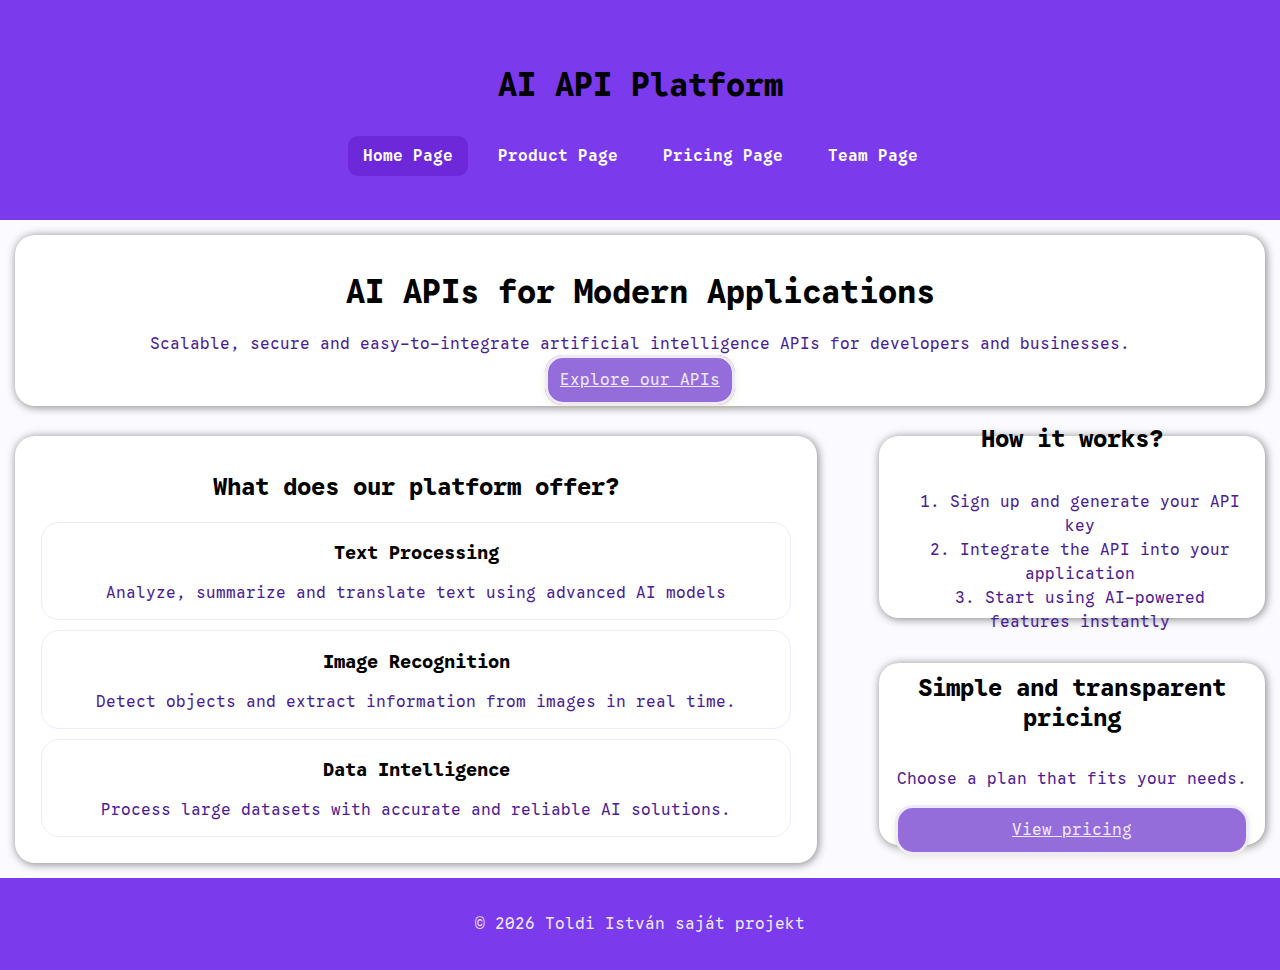
<file: index.html>
<!DOCTYPE html>
<html lang="en">

<head>
    <meta charset="UTF-8">
    <meta name="viewport" content="width=device-width, initial-scale=1.0">
    <link rel="stylesheet" href="stilus.css">
    <title>AI API Platform - Intelligens megoldások fejlesztőknek</title>
    <link rel="preconnect" href="https://fonts.googleapis.com">
    <link rel="preconnect" href="https://fonts.gstatic.com" crossorigin>
    <link href="https://fonts.googleapis.com/css2?family=Google+Sans+Code:ital,wght@0,300..800;1,300..800&display=swap"
        rel="stylesheet">
</head>

<body>
    <header>
        <h1>AI API Platform</h1>
        <nav>
            <ul>
                <li><a class="actual" href="index.html">Home Page</a></li>
                <li><a href="product.html">Product Page</a></li>
                <li><a href="pricing.html">Pricing Page</a></li>
                <li><a href="team.html">Team Page</a></li>
            </ul>
        </nav>
    </header>

    <main>
        <h1>AI APIs for Modern Applications</h1>
        <p>Scalable, secure and easy-to-integrate artificial intelligence APIs for developers and businesses.</p>
        <a class="gomb" href="product.html">Explore our APIs</a>
    </main>

    <section class="egymasmellett">
        <section class="jellemzes">
            <h2>What does our platform offer?</h2>
            <div class="jellemzeslista">
                <article>
                    <h3>Text Processing</h3>
                    <p>Analyze, summarize and translate text using advanced AI models</p>
                </article>
                <article>
                    <h3>Image Recognition</h3>
                    <p>Detect objects and extract information from images in real time.</p>
                </article>
                <article>
                    <h3>Data Intelligence</h3>
                    <p>Process large datasets with accurate and reliable AI solutions.</p>
                </article>
            </div>
        </section>
        <section class="egymasalatt">
            <section class="lepesek">
                <h2>How it works?</h2>
                <ol>
                    <li class="felsorolas">Sign up and generate your API key</li>
                    <li class="felsorolas">Integrate the API into your application</li>
                    <li class="felsorolas">Start using AI-powered features instantly</li>
                </ol>
            </section>
            <section class="arazas">
                <h2>Simple and transparent pricing</h2>
                <p>Choose a plan that fits your needs.</p>
                <a class="gomb" href="pricing.html">View pricing</a>
            </section>
        </section>
    </section>



    <footer>
        <p class="footer">© 2026 Toldi István saját projekt</p>
    </footer>
</body>

</html>
</file>
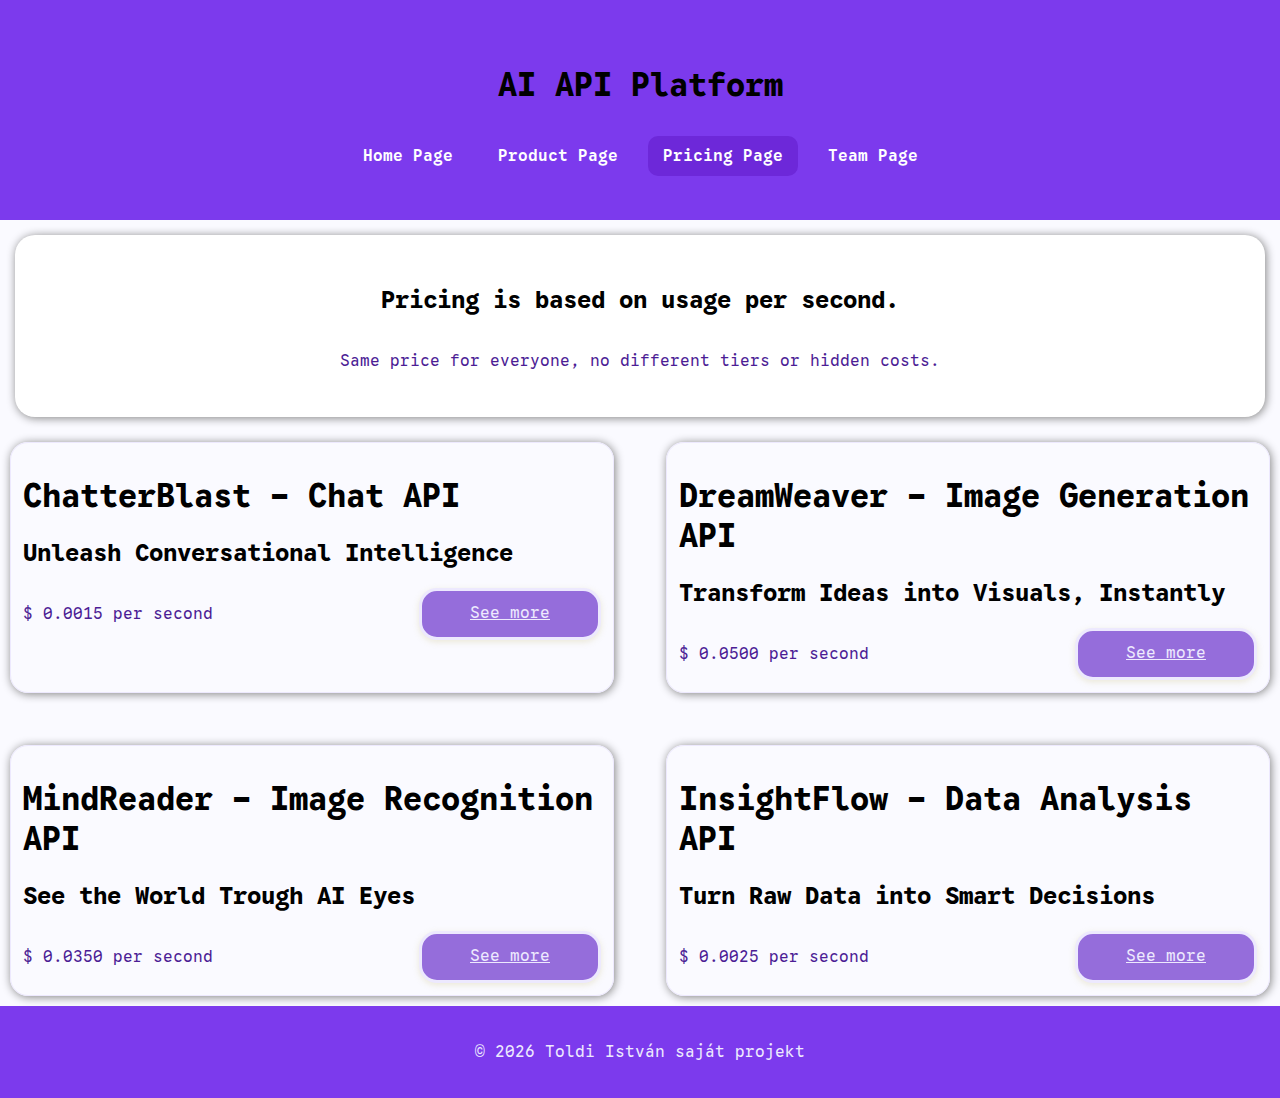
<file: pricing.html>
<!DOCTYPE html>
<html lang="en">

<head>
    <meta charset="UTF-8">
    <meta name="viewport" content="width=device-width, initial-scale=1.0">
    <link rel="stylesheet" href="stilus.css">
    <title>AI API Platform - Intelligens megoldások fejlesztőknek</title>
    <link rel="preconnect" href="https://fonts.googleapis.com">
    <link rel="preconnect" href="https://fonts.gstatic.com" crossorigin>
    <link href="https://fonts.googleapis.com/css2?family=Google+Sans+Code:ital,wght@0,300..800;1,300..800&display=swap"
        rel="stylesheet">

</head>

<body>
    <header>
        <h1>AI API Platform</h1>
        <nav>
            <ul>
                <li><a href="index.html">Home Page</a></li>
                <li><a href="product.html">Product Page</a></li>
                <li><a class="actual" href="pricing.html">Pricing Page</a></li>
                <li><a href="team.html">Team Page</a></li>
            </ul>
        </nav>
    </header>

    <section class="arazas">
        <h2>Pricing is based on usage per second.</h2>
        <p>Same price for everyone, no different tiers or hidden costs.</p>
    </section>

    <section class="egymasmellett-termek">
        <article class="termek">
            <h1>ChatterBlast - Chat API</h1>
            <h2>Unleash Conversational Intelligence</h2>
            <section class="egymasmellett">
                <p>$ 0.0015 per second</p>
                <a class="gomb" href="https://chatterblast.com/" style="text-align: center;">See more</a>
            </section>
        </article>
        <article class="termek">
            <h1>DreamWeaver - Image Generation API</h1>
            <h2>Transform Ideas into Visuals, Instantly</h2>
            <section class="egymasmellett">
                <p>$ 0.0500 per second</p>
                <a class="gomb" href="https://dreamweaverai.online/" style="text-align: center;">See more</a>
            </section>
        </article>
        <article class="termek">
            <h1>MindReader - Image Recognition API</h1>
            <h2>See the World Trough AI Eyes</h2>
            <section class="egymasmellett">
                <p>$ 0.0350 per second</p>
                <a class="gomb" href="https://themindreader.ai/" style="text-align: center;">See more</a>
            </section>
        </article>
        <article class="termek">
            <h1>InsightFlow - Data Analysis API</h1>
            <h2>Turn Raw Data into Smart Decisions</h2>
            <section class="egymasmellett">
                <p>$ 0.0025 per second</p>
                <a class="gomb" href="https://www.insightflow.io/" style="text-align: center;">See more</a>
            </section>
        </article>
    </section>

    <footer>
        <p class="footer">© 2026 Toldi István saját projekt</p>
    </footer>
</body>

</html>
</file>
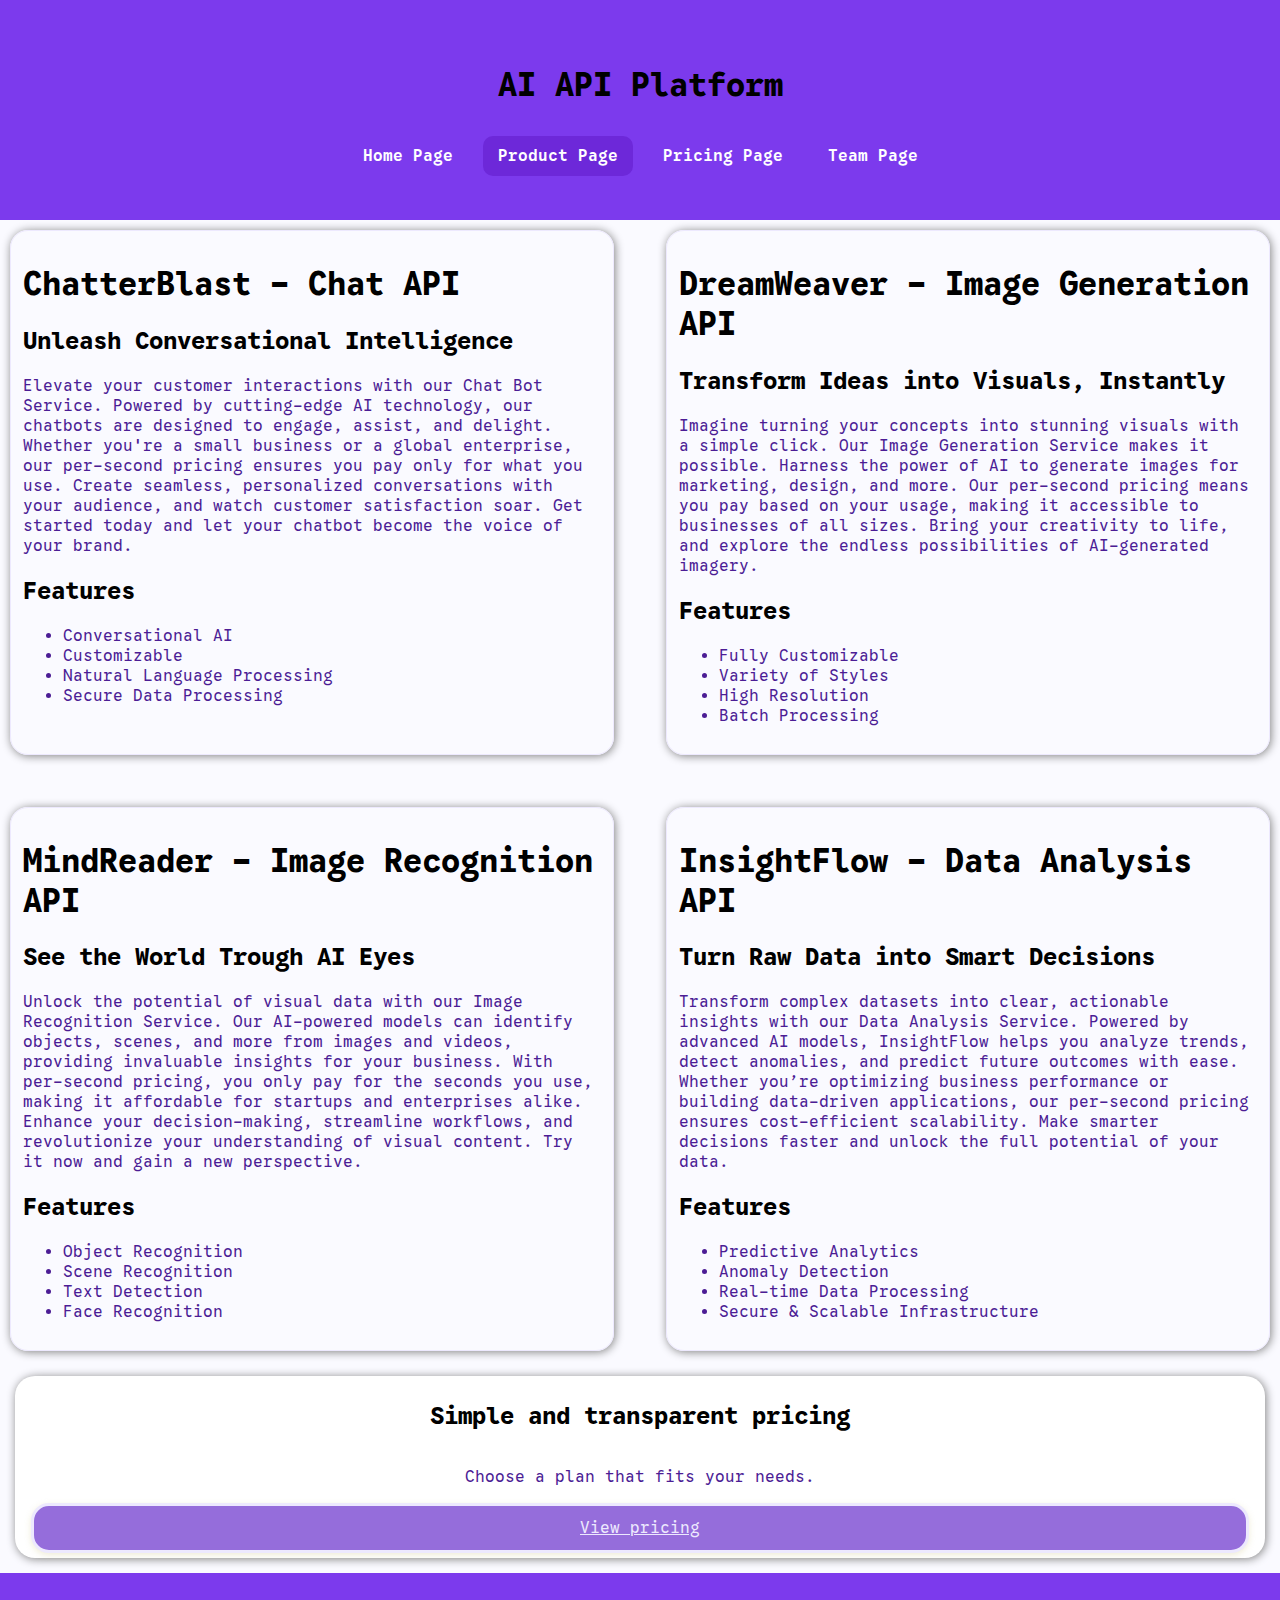
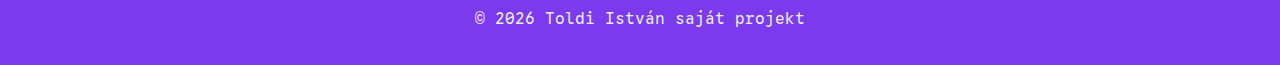
<file: product.html>
<!DOCTYPE html>
<html lang="en">

<head>
    <meta charset="UTF-8">
    <meta name="viewport" content="width=device-width, initial-scale=1.0">
    <link rel="stylesheet" href="stilus.css">
    <title>AI API Platform - Intelligens megoldások fejlesztőknek</title>
    <link rel="preconnect" href="https://fonts.googleapis.com">
    <link rel="preconnect" href="https://fonts.gstatic.com" crossorigin>
    <link href="https://fonts.googleapis.com/css2?family=Google+Sans+Code:ital,wght@0,300..800;1,300..800&display=swap"
        rel="stylesheet">

</head>

<body>
    <header>
        <h1>AI API Platform</h1>
        <nav>
            <ul>
                <li><a href="index.html">Home Page</a></li>
                <li><a class="actual" href="product.html">Product Page</a></li>
                <li><a href="pricing.html">Pricing Page</a></li>
                <li><a href="team.html">Team Page</a></li>
            </ul>
        </nav>
    </header>

    <section class="egymasmellett-termek">
        <article class="termek">
            <h1>ChatterBlast - Chat API</h1>
            <h2>Unleash Conversational Intelligence</h2>
            <p>Elevate your customer interactions with our Chat Bot Service.
                Powered by cutting-edge AI technology, our chatbots are designed to engage, assist, and delight.
                Whether you're a small business or a global enterprise, our per-second pricing ensures you pay only for
                what you use.
                Create seamless, personalized conversations with your audience, and watch customer satisfaction soar.
                Get started today and let your chatbot become the voice of your brand.</p>
            <h2>Features</h2>
            <ul class="termeklista">
                <li>Conversational AI</li>
                <li>Customizable</li>
                <li>Natural Language Processing</li>
                <li>Secure Data Processing</li>
            </ul>
        </article>
        <article class="termek">
            <h1>DreamWeaver - Image Generation API</h1>
            <h2>Transform Ideas into Visuals, Instantly</h2>
            <p>Imagine turning your concepts into stunning visuals with a simple click.
                Our Image Generation Service makes it possible.
                Harness the power of AI to generate images for marketing, design, and more.
                Our per-second pricing means you pay based on your usage, making it accessible to businesses of all
                sizes.
                Bring your creativity to life, and explore the endless possibilities of AI-generated imagery.
            </p>
            <h2>Features</h2>
            <ul class="termeklista">
                <li>Fully Customizable</li>
                <li>Variety of Styles</li>
                <li>High Resolution</li>
                <li>Batch Processing</li>
            </ul>
        </article>
        <article class="termek">
            <h1>MindReader - Image Recognition API</h1>
            <h2>See the World Trough AI Eyes</h2>
            <p>Unlock the potential of visual data with our Image Recognition Service.
                Our AI-powered models can identify objects, scenes, and more from images and videos, providing
                invaluable insights for your business.
                With per-second pricing, you only pay for the seconds you use, making it affordable for startups and
                enterprises alike.
                Enhance your decision-making, streamline workflows, and revolutionize your understanding of visual
                content.
                Try it now and gain a new perspective.</p>
            <h2>Features</h2>
            <ul class="termeklista">
                <li>Object Recognition</li>
                <li>Scene Recognition</li>
                <li>Text Detection</li>
                <li>Face Recognition</li>
            </ul>
        </article>
        <article class="termek">
            <h1>InsightFlow - Data Analysis API</h1>
            <h2>Turn Raw Data into Smart Decisions</h2>
            <p>Transform complex datasets into clear, actionable insights with our Data Analysis Service.
                Powered by advanced AI models, InsightFlow helps you analyze trends, detect anomalies, and predict
                future outcomes with ease. <br>
                Whether you’re optimizing business performance or building data-driven applications, our per-second
                pricing ensures cost-efficient scalability.
                Make smarter decisions faster and unlock the full potential of your data.</p>
            <h2>Features</h2>
            <ul class="termeklista">
                <li>Predictive Analytics</li>
                <li>Anomaly Detection</li>
                <li>Real-time Data Processing</li>
                <li>Secure & Scalable Infrastructure</li>
            </ul>
        </article>
    </section>

    <section class="arazas">
        <h2>Simple and transparent pricing</h2>
        <p>Choose a plan that fits your needs.</p>
        <a class="gomb" href="pricing.html">View pricing</a>
    </section>

    <footer>
        <p class="footer">© 2026 Toldi István saját projekt</p>
    </footer>
</body>

</html>
</file>
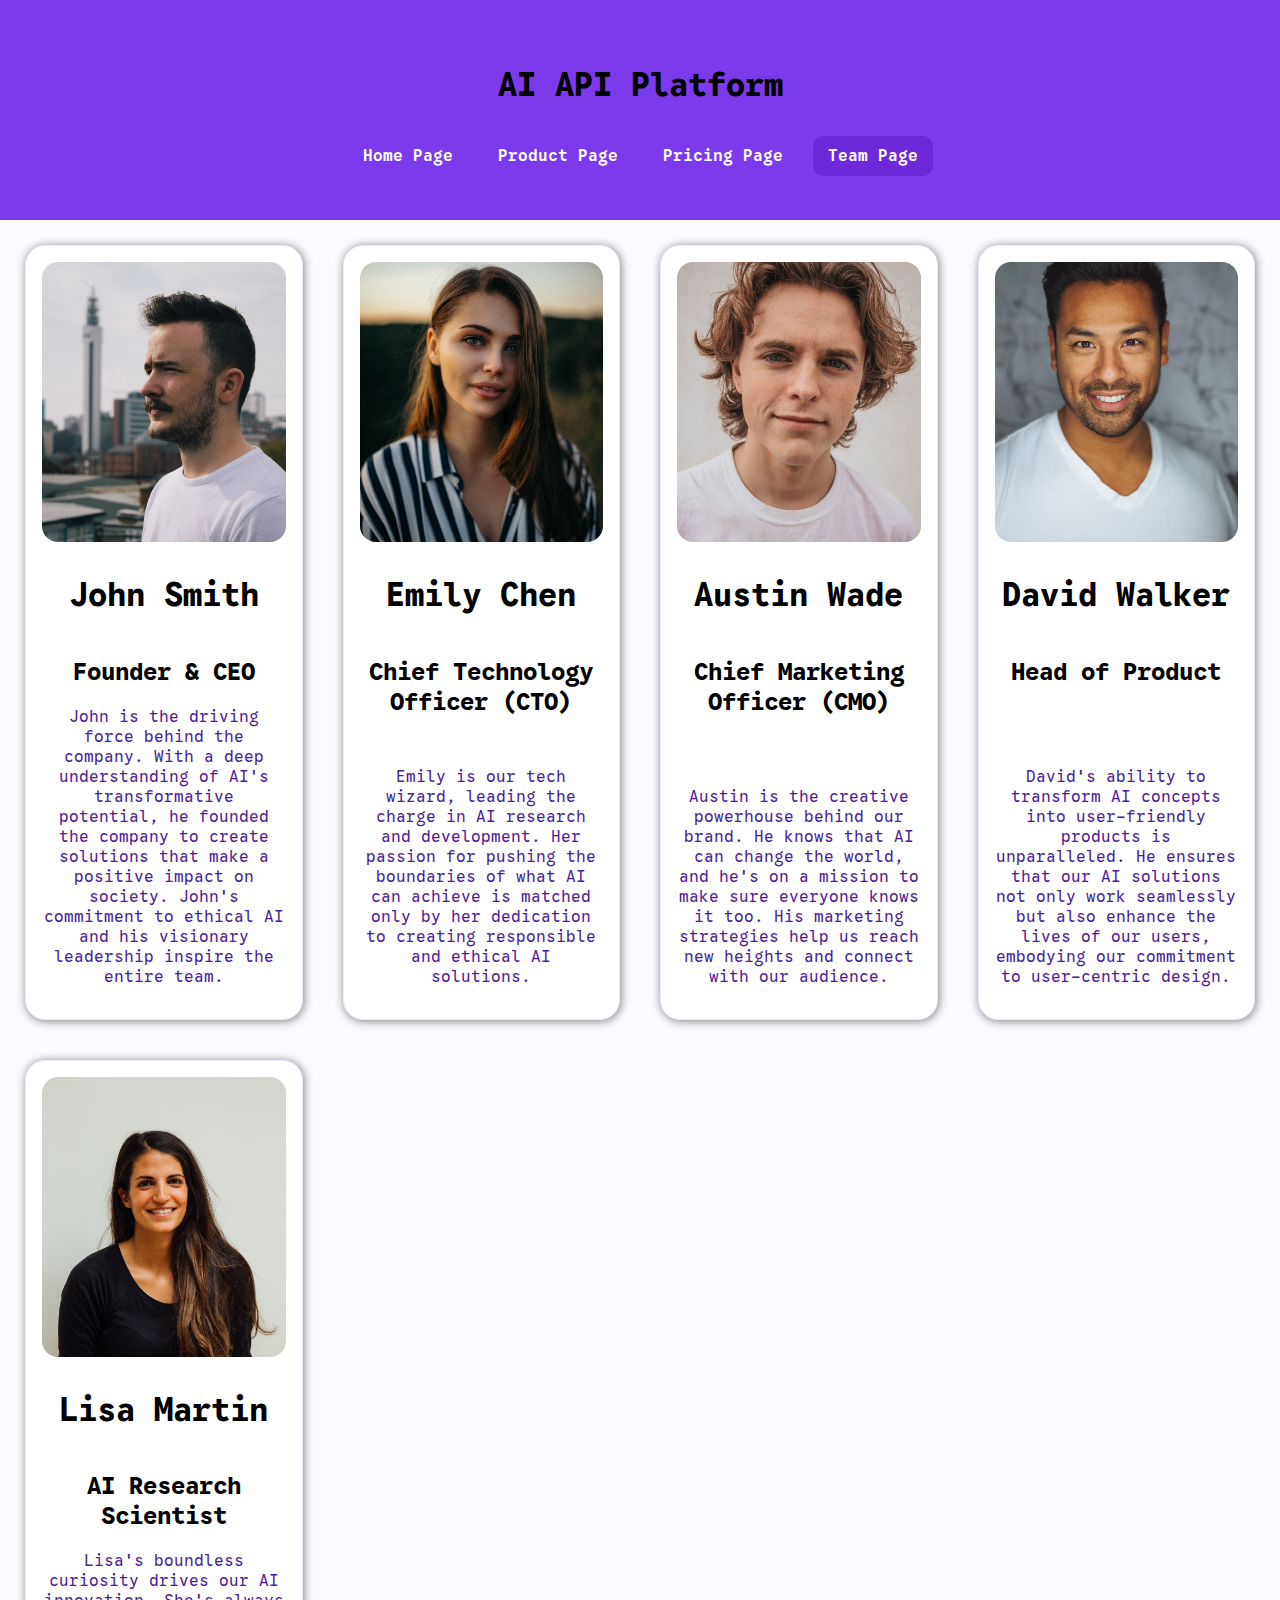
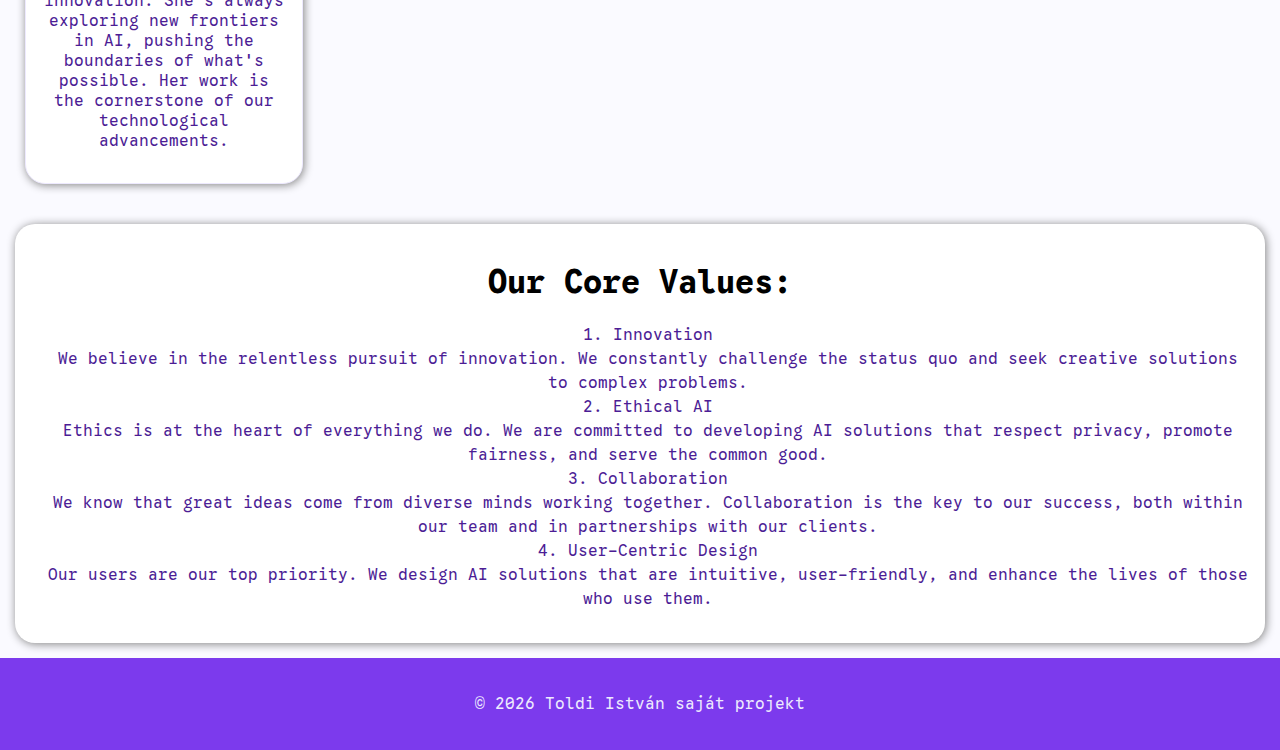
<file: team.html>
<!DOCTYPE html>
<html lang="en">

<head>
    <meta charset="UTF-8">
    <meta name="viewport" content="width=device-width, initial-scale=1.0">
    <link rel="stylesheet" href="stilus.css">
    <title>AI API Platform - Intelligens megoldások fejlesztőknek</title>
    <link rel="preconnect" href="https://fonts.googleapis.com">
    <link rel="preconnect" href="https://fonts.gstatic.com" crossorigin>
    <link href="https://fonts.googleapis.com/css2?family=Google+Sans+Code:ital,wght@0,300..800;1,300..800&display=swap"
        rel="stylesheet">

</head>

<body>
    <header>
        <h1>AI API Platform</h1>
        <nav>
            <ul>
                <li><a href="index.html">Home Page</a></li>
                <li><a href="product.html">Product Page</a></li>
                <li><a href="pricing.html">Pricing Page</a></li>
                <li><a class="actual" href="team.html">Team Page</a></li>
            </ul>
        </nav>
    </header>

    <section class="egymasmellett-csapat">
        <article class="csapat">
            <img src="kepek/john-smith.jpg" alt="John Smith">
            <h1>John Smith</h1>
            <h2>Founder & CEO</h2>
            <p>John is the driving force behind the company. With a deep understanding of AI's transformative potential,
                he founded the company to create solutions that make a positive impact on society. John's commitment to
                ethical AI and his visionary leadership inspire the entire team.
            </p>
        </article>
        <article class="csapat">
            <img src="kepek/emily-chen.jpg" alt="Emily Chen">
            <h1>Emily Chen</h1>
            <h2>Chief Technology Officer (CTO)</h2>
            <p>Emily is our tech wizard, leading the charge in AI research and development. Her passion for pushing the
                boundaries of what AI can achieve is matched only by her dedication to creating responsible and ethical
                AI solutions.
            </p>
        </article>
        <article class="csapat">
            <img src="kepek/austin-wade.jpg" alt="Austin Wade">
            <h1>Austin Wade</h1>
            <h2>Chief Marketing Officer (CMO)</h2>
            <p>Austin is the creative powerhouse behind our brand. He knows that AI can change the world, and he's on a
                mission to make sure everyone knows it too. His marketing strategies help us reach new heights and
                connect with our audience.
            </p>
        </article>
        <article class="csapat">
            <img src="kepek/david-walker.jpg" alt="David Walker">
            <h1>David Walker</h1>
            <h2>Head of Product</h2>
            <p>David's ability to transform AI concepts into user-friendly products is unparalleled. He ensures that our
                AI solutions not only work seamlessly but also enhance the lives of our users, embodying our commitment
                to user-centric design.
            </p>
        </article>
        <article class="csapat">
            <img src="kepek/lisa-martin.jpg" alt="Lisa Martin">
            <h1>Lisa Martin</h1>
            <h2>AI Research Scientist</h2>
            <p>Lisa's boundless curiosity drives our AI innovation. She's always exploring new frontiers in AI, pushing
                the boundaries of what's possible. Her work is the cornerstone of our technological advancements.
            </p>
        </article>
    </section>

    <section class="ertekek">
        <h1>Our Core Values:</h1>
        <ol>
            <li>Innovation <br>We believe in the relentless pursuit of innovation. We constantly challenge the status
                quo and seek creative solutions to complex problems.
            </li>
            <li>Ethical AI <br>Ethics is at the heart of everything we do. We are committed to developing AI solutions
                that respect privacy, promote fairness, and serve the common good.
            </li>
            <li>Collaboration <br>We know that great ideas come from diverse minds working together. Collaboration is
                the key to our success, both within our team and in partnerships with our clients.
            </li>
            <li>User-Centric Design <br>Our users are our top priority. We design AI solutions that are intuitive,
                user-friendly, and enhance the lives of those who use them.
            </li>
        </ol>
    </section>

    <footer>
        <p class="footer">© 2026 Toldi István saját projekt</p>
    </footer>
</body>

</html>
</file>
<file: stilus.css>
body {
    margin: 0;
    padding: 0;
    background-color: #FAFAFF;
    font-family: "Google Sans Code", monospace;
    font-weight: 400;
    font-style: normal;
}

h1 h2 h3 {
    color: #1E1B4B;
}

p {
    color: #4C1D95;
}

header {
    height: 200px;
    background-color: #7C3AED;
    display: flex;
    flex-direction: column;
    justify-content: center;
    align-items: center;
    padding: 10px 20px;
}

header nav {
    margin-top: 10px;
}

header nav ul {
    display: flex;
    gap: 15px;
    padding: 0;
    margin: 0;
    list-style: none;
}

header nav ul li {
    float: none;
}

header nav ul li a {
    display: block;
    padding: 10px 15px;
    color: #FFFFFF;
    text-decoration: none;
    font-weight: 600;
    transition: all 0.3s ease;
}

header nav ul li a:hover {
    background-color: #6D28D9;
    border-radius: 10px;
}

.actual {
    background-color: #6D28D9;
    border-radius: 10px;
}

main {
    background-color: #FFFFFF;
    text-align: center;
    margin: 15px;
    padding: 16px;
    border-radius: 20px;
    transition: all 0.3s ease;
    box-shadow: 1px 1px 10px gray;
}

main:hover {
    box-shadow: 3px 3px 10px gray;
    transform: translateY(-2px);
}

.gomb {
    background-color: #956ddb;
    color: #EDE9FE;
    border: #EDE9FE solid;
    padding: 12px;
    border-radius: 18px;
    cursor: pointer;
    transition: all 0.3s ease;
    box-shadow: 0 2px 6px rgba(203, 191, 122, 0.3);
}

.gomb:hover {
    background-color: #6D28D9;
    box-shadow: 0 4px 12px rgba(203, 191, 122, 0.45);
    transform: translateY(-2px);
}

.egymasmellett {
    display: grid;
    grid-template-columns: 2fr 1fr;
    gap: 2rem;
    align-items: stretch;
}

.jellemzes {
    background-color: #FFFFFF;
    text-align: center;
    margin: 15px;
    padding: 16px;
    border-radius: 20px;
    transition: all 0.3s ease;
    box-shadow: 1px 1px 10px gray;
}

.jellemzes:hover {
    box-shadow: 3px 3px 10px gray;
    transform: translateY(-2px);
}

article {
    border: 1px solid #EDE9FE;
    border-radius: 18px;
    margin: 10px;
    transition: all 0.3s ease;
}

article:hover {
    transform: translateY(-2px);
}

.egymasalatt {
    display: flex;
    flex-direction: column;
    gap: 15px;
}

.lepesek {
    background-color: #FFFFFF;
    text-align: center;
    height: 150px;
    margin: 15px;
    padding: 16px;
    border-radius: 20px;
    display: flex;
    flex-direction: column;
    justify-content: center;
    transition: all 0.3s ease;
    box-shadow: 1px 1px 10px gray;
}

.lepesek:hover {
    box-shadow: 3px 3px 10px gray;
    transform: translateY(-2px);
}

ol {
    color: #4C1D95;
    line-height: 150%;
    padding-left: 1rem;
    list-style-position: inside;
}

.arazas {
    background-color: #FFFFFF;
    text-align: center;
    height: 150px;
    margin: 15px;
    padding: 16px;
    border-radius: 20px;
    display: flex;
    flex-direction: column;
    justify-content: center;
    transition: all 0.3s ease;
    box-shadow: 1px 1px 10px gray;
}

.arazas:hover {
    box-shadow: 3px 3px 10px gray;
    transform: translateY(-2px);
}

footer {
    background-color: #7C3AED;
    display: flex;
    justify-content: center;
    align-items: center;
    padding: 20px;
}

.footer {
    color: #EDE9FE;
}

.termek {
    padding: 12px;
    transition: all 0.3s ease;
    box-shadow: 1px 1px 10px gray;
}

.termek:hover {
    box-shadow: 3px 3px 10px gray;
    transform: translateY(-2px);
}

.egymasmellett-termek {
    display: grid;
    grid-template-columns: repeat(2, 1fr);
    gap: 2rem;
}

.termeklista {
    color: #4C1D95;
}



.egymasmellett-csapat {
    display: grid;
    grid-template-columns: repeat(auto-fit, minmax(280px, 1fr));
    gap: 20px;
    align-items: stretch;
    padding: 15px;
}

.csapat {
    background-color: #FFFFFF;
    text-align: center;
    padding: 16px;
    border-radius: 20px;
    display: flex;
    flex-direction: column;
    min-height: 400px;
    transition: all 0.3s ease;
    box-shadow: 1px 1px 10px gray;
}

.csapat img {
    width: 100%;
    height: 280px;
    object-fit: cover;
    border-radius: 16px;
    margin-bottom: 12px;
}

.csapat p {
    margin-top: auto;
}

.csapat:hover {
    box-shadow: 3px 3px 10px gray;
    transform: translateY(-2px);
}

.ertekek {
    background-color: #FFFFFF;
    text-align: center;
    margin: 15px;
    padding: 16px;
    border-radius: 20px;
    transition: all 0.3s ease;
    box-shadow: 1px 1px 10px gray;
}

.ertekek:hover {
    box-shadow: 3px 3px 10px gray;
    transform: translateY(-2px);
}

@media (max-width: 768px) {

    header {
        height: auto;
        padding: 20px 10px;
        text-align: center;
    }

    header nav ul {
        flex-direction: column;
        gap: 10px;
    }

    .egymasmellett {
        grid-template-columns: 1fr;
    }

    .lepesek,
    .arazas {
        height: auto;
    }

    main {
        margin: 10px;
    }

    .egymasmellett-termek {
        grid-template-columns: 1fr;
    }

    .egymasmellett-csapat {
        grid-template-columns: 1fr;
        gap: 20px;
        padding: 15px;
    }
}

@media (max-width: 1024px) {

    .egymasmellett {
        grid-template-columns: 1fr 1fr;
        gap: 1.5rem;
    }

    header {
        height: auto;
    }

    .lepesek,
    .arazas {
        height: auto;
    }

    .egymasmellett-csapat {
        grid-template-columns: 1fr;
        gap: 20px;
        padding: 15px;
    }
}
</file>
